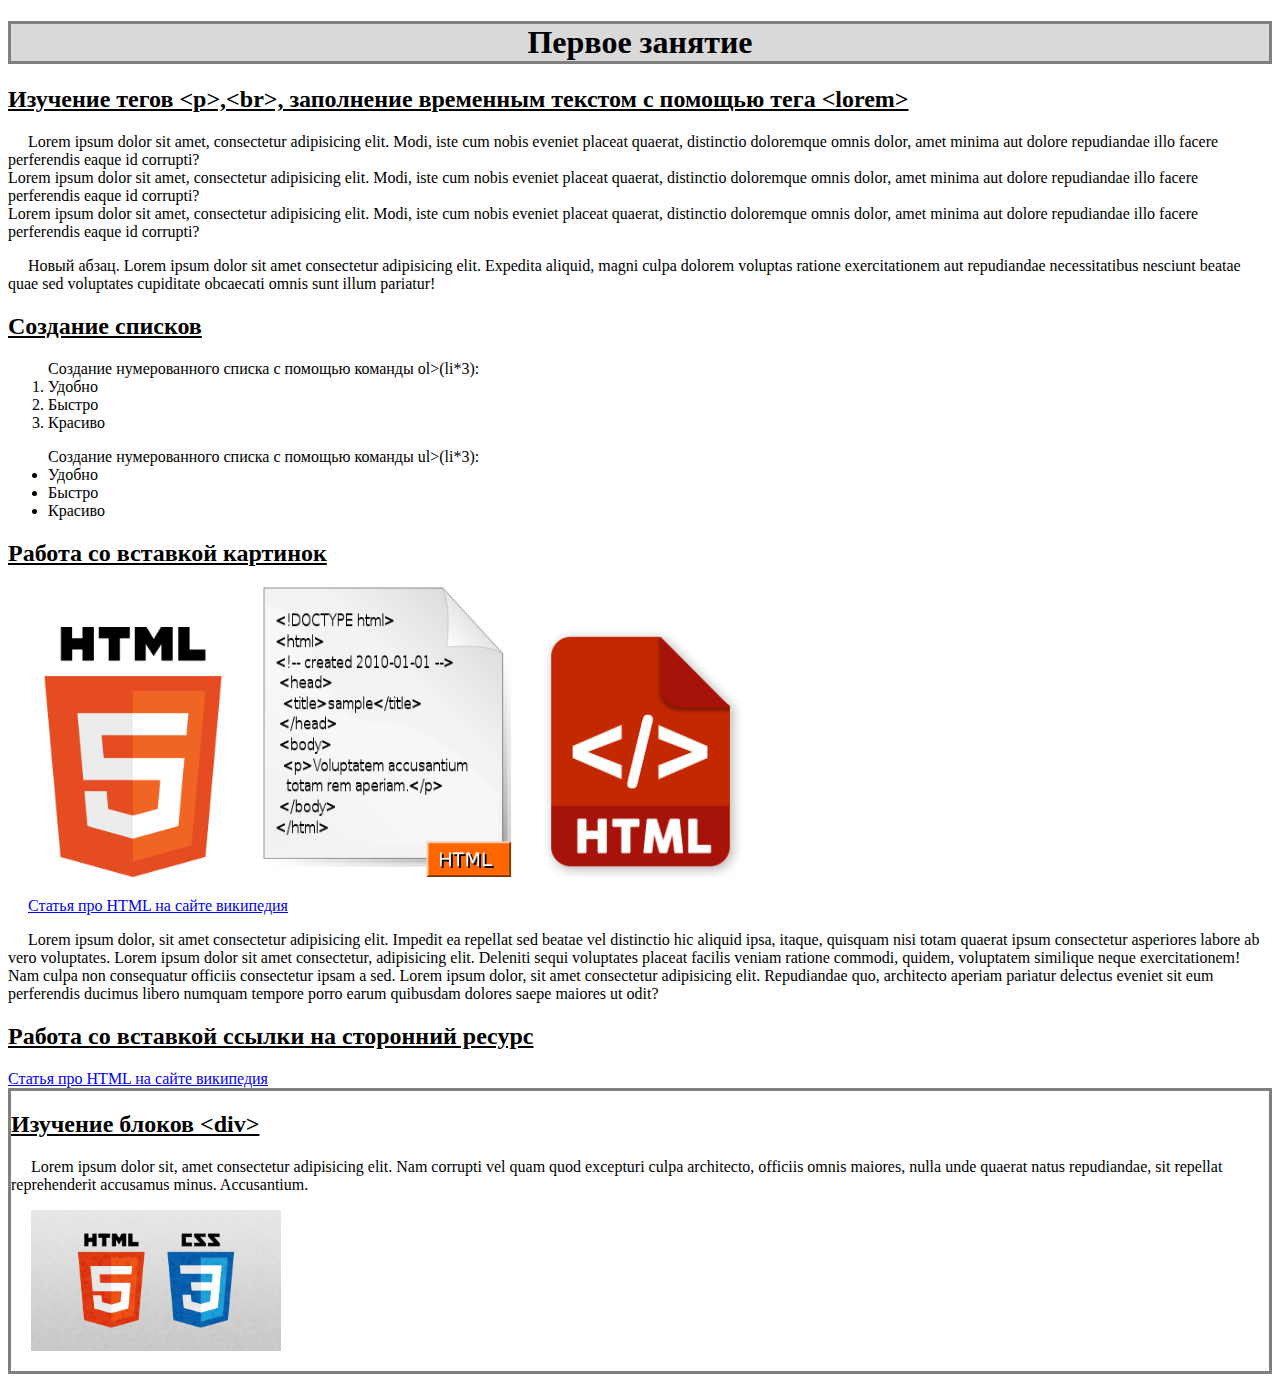
<file: Less 1/index.html>
<!DOCTYPE html>
<html lang="en">
<head>
    <meta charset="UTF-8">
    <meta http-equiv="X-UA-Compatible" content="IE=edge">
    <meta name="viewport" content="width=device-width, initial-scale=1.0">
    <title>Занятие номер один</title>
    <link rel="stylesheet" href="./Style.css">
</head>
<body>
    <h1>Первое занятие</h1> <!-- Заголовок первого уровня -->
    <h2>Изучение тегов &lt;p&gt;,&lt;br&gt;, заполнение временным текстом с помощью тега &lt;lorem&gt;</h2>
    <p>Lorem ipsum dolor sit amet, consectetur adipisicing elit. Modi, iste cum nobis eveniet placeat quaerat, distinctio doloremque omnis dolor, amet minima aut dolore repudiandae illo facere perferendis eaque id corrupti? <br> Lorem ipsum dolor sit amet, consectetur adipisicing elit. Modi, iste cum nobis eveniet placeat quaerat, distinctio doloremque omnis dolor, amet minima aut dolore repudiandae illo facere perferendis eaque id corrupti? <br> Lorem ipsum dolor sit amet, consectetur adipisicing elit. Modi, iste cum nobis eveniet placeat quaerat, distinctio doloremque omnis dolor, amet minima aut dolore repudiandae illo facere perferendis eaque id corrupti?</p> 
    <!-- Изучение тега абзац <p>, <lorem> - рыбный текст, <br> новая строка в абзаце -->
    <p>Новый абзац. Lorem ipsum dolor sit amet consectetur adipisicing elit. Expedita aliquid, magni culpa dolorem voluptas ratione exercitationem aut repudiandae necessitatibus nesciunt beatae quae sed voluptates cupiditate obcaecati omnis sunt illum pariatur! </p>
    <!-- список -->
    <!-- создание списка с помощью команды ol>(li*3) -->
    <h2>Создание списков</h2>
    <ol> Создание нумерованного списка с помощью команды ol&gt;(li*3): <!-- заголовок списка -->
        <li>Удобно</li> <!-- вариант 1 -->
        <li>Быстро</li> <!-- вариант 2 -->
        <li>Красиво</li> <!-- вариант 3 -->
    </ol>
    <ul> Создание нумерованного списка с помощью команды ul&gt;(li*3):
        <li>Удобно</li>
        <li>Быстро</li>
        <li>Красиво</li>
    </ul>
    <h2>Работа со вставкой картинок</h2>
    <img src="./img/HTML5_logopng.png" alt="Логотип" title="Логотип HTML5">
    <img src="./img/HTML.svg.png" alt="Пример кода страницы" title="Пример кода страницы">
    <img src="./img/htmlfile.png" alt="Значок файла" title="Значок файла с расширением .html">
    <p><a href="https://ru.wikipedia.org/wiki/HTML" target="_blank">Статья про HTML на сайте википедия</a></p>
    <p>Lorem ipsum dolor, sit amet consectetur adipisicing elit. Impedit ea repellat sed beatae vel distinctio hic aliquid ipsa, itaque, quisquam nisi totam quaerat ipsum consectetur asperiores labore ab vero voluptates. Lorem ipsum dolor sit amet consectetur, adipisicing elit. Deleniti sequi voluptates placeat facilis veniam ratione commodi, quidem, voluptatem similique neque exercitationem! Nam culpa non consequatur officiis consectetur ipsam a sed. Lorem ipsum dolor, sit amet consectetur adipisicing elit. Repudiandae quo, architecto aperiam pariatur delectus eveniet sit eum perferendis ducimus libero numquam tempore porro earum quibusdam dolores saepe maiores ut odit?</p>
    <h2>Работа со вставкой ссылки на сторонний ресурс</h2>
    <a href="https://ru.wikipedia.org/wiki/HTML" target="_blank">Статья про HTML на сайте википедия</a>
    <div>
        <h2>Изучение блоков &lt;div&gt;</h2>
        <p>Lorem ipsum dolor sit, amet consectetur adipisicing elit. Nam corrupti vel quam quod excepturi culpa architecto, officiis omnis maiores, nulla unde quaerat natus repudiandae, sit repellat reprehenderit accusamus minus. Accusantium. </p>
        <p><img src="./img/htmlandcss.jpg" alt="html и css" title="html и css"></p>
    </div>
</body>
</html>
</file>
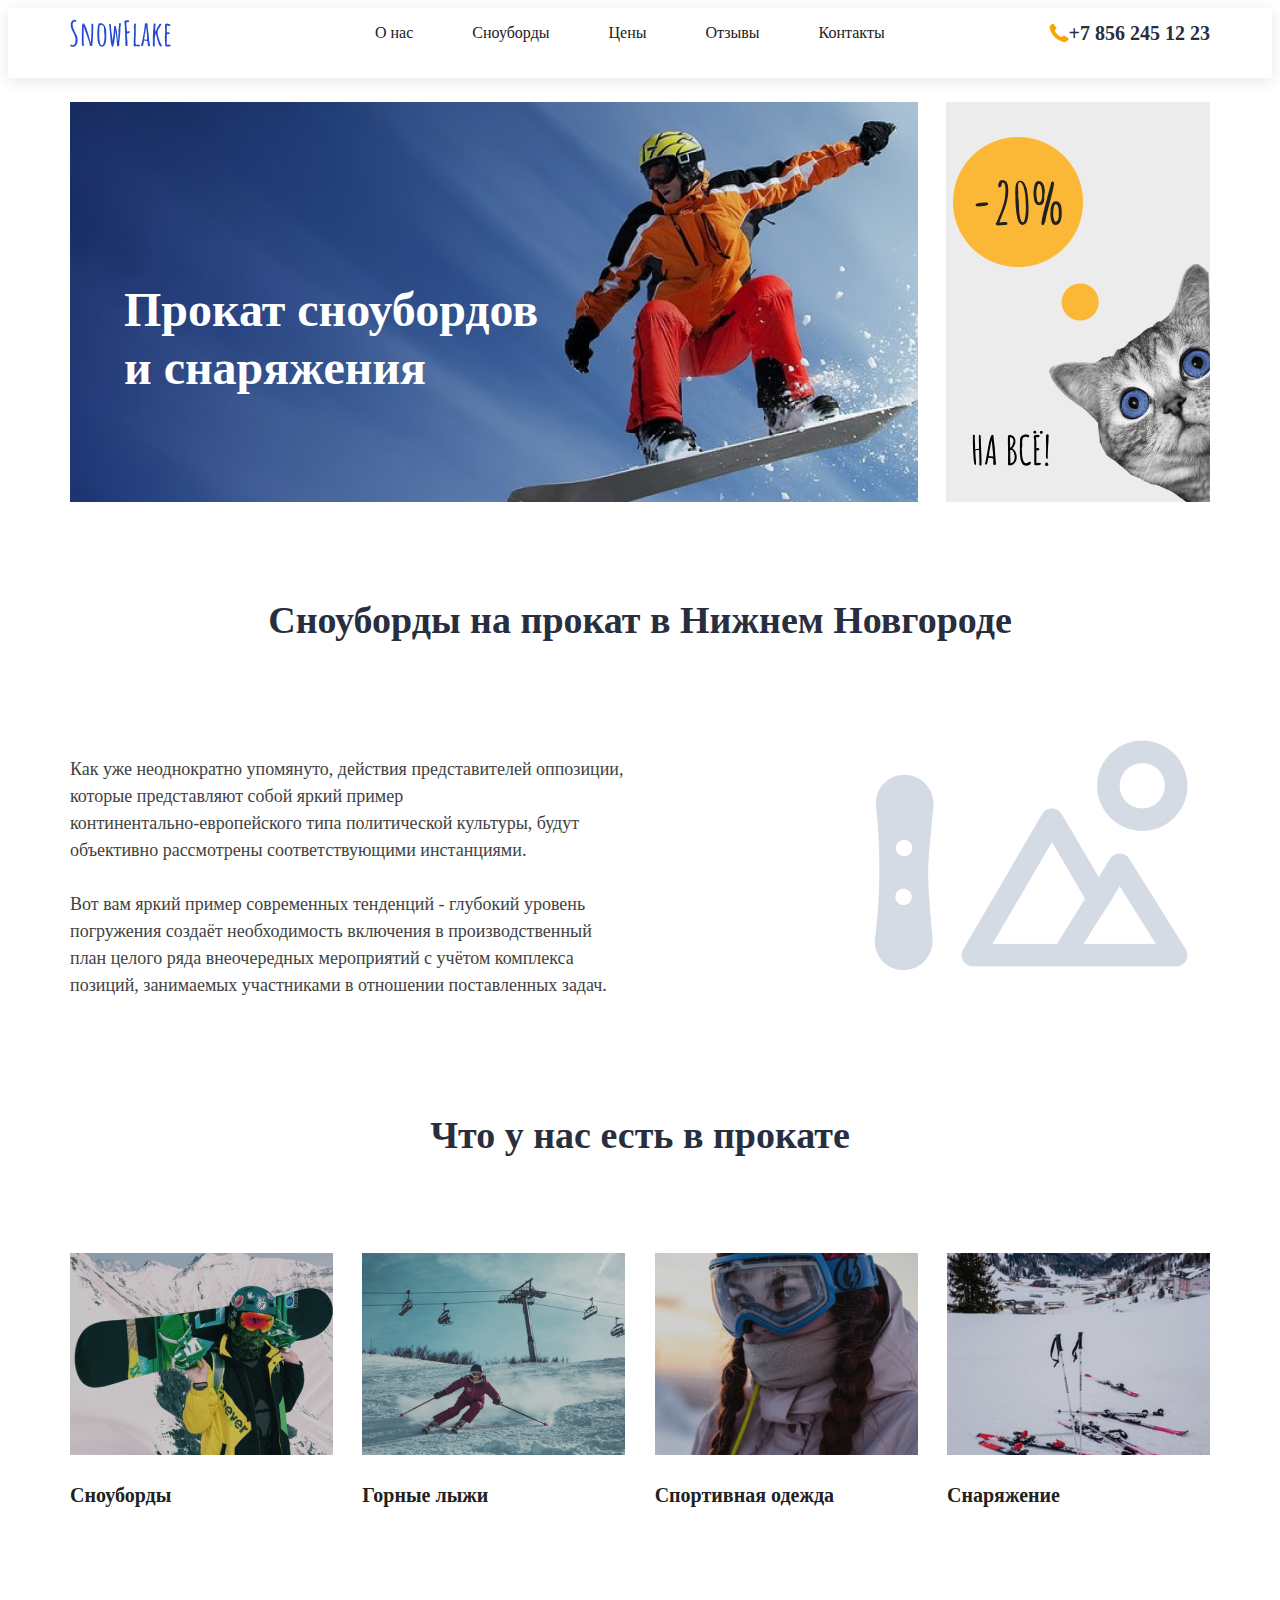
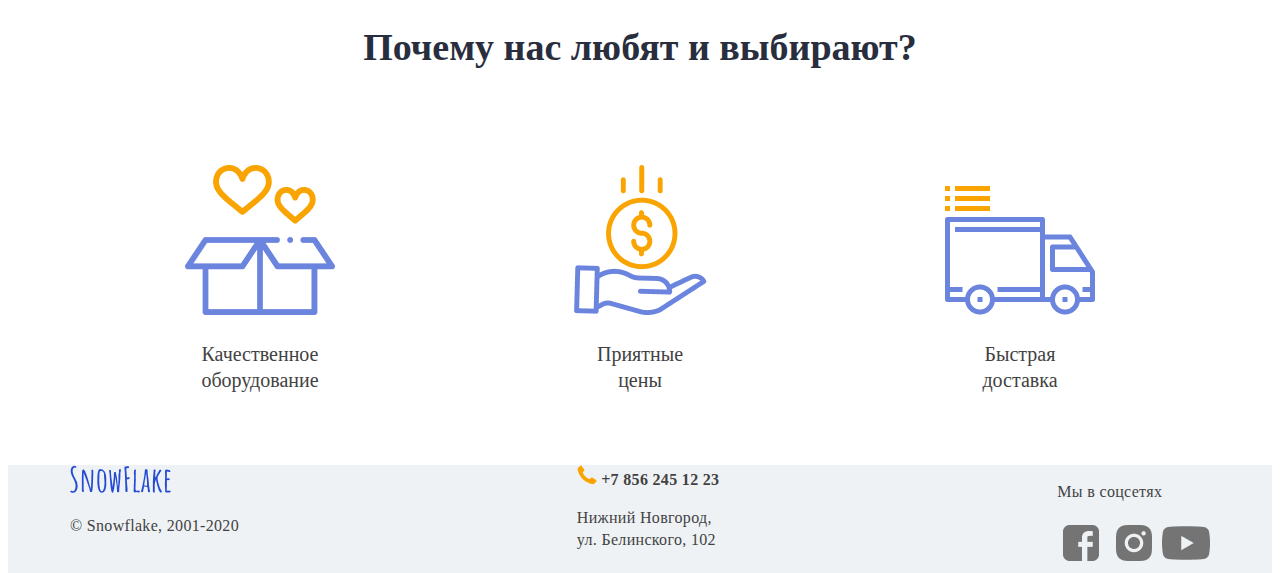
<file: Less 2 HW правки/index.html>
<!DOCTYPE html>
<html lang="en">

<head>
    <meta charset="UTF-8">
    <meta http-equiv="X-UA-Compatible" content="IE=edge">
    <meta name="viewport" content="width=device-width, initial-scale=1.0">
    <title>Сноуборд</title>
    <link rel="stylesheet" href="./style.css">
</head>

<body>
    <div class="wrap">
        <div class="wrap1">
            <!-- хэдер -->
            <header>
                <div class="container">
                    <div class="header-menu">
                    <div class="header-top"><img src="./img/SnowFlake.png" alt=""></div>
                    <div class="header-top">
                    <nav class="main-menu">
                        <ul class="main-menu-list">
                            <li><a class="main-menu-list-a" href="">О нас</a></li>
                            <li><a class="main-menu-list-a" href="">Сноуборды</a></li>
                            <li><a class="main-menu-list-a" href="">Цены</a></li>
                            <li><a class="main-menu-list-a" href="">Отзывы</a></li>
                            <li><a class="main-menu-list-a" href="">Контакты</a></li>
                        </ul>
                    </nav>
                </div>
                    <div class="header-top contacts"> <img src="./img/phone.png" alt=""><b> +7 856 245 12 23</b>
                    </div>
                </div>
                </div>
            </header>

            <div class="container">
                <!-- section-->
                <section>
                    <!-- Блок 1 -->
                    <div class="section-item">
                        <div class="section-item-baner bacgr">Прокат сноубордов <br> и снаряжения</div>
                        <div class="section-item-baner"><img src="./img/cat.png" alt=""></div>
                    </div>

                    <!-- Блок 2 -->
                    <h2>Сноуборды на прокат в Нижнем Новгороде</h2>

                    <div class="section-item-2">
                        <div><p>Как уже неоднократно упомянуто, действия
                        представителей оппозиции, <br> которые представляют собой яркий пример <br> континентально-европейского
                        типа политической культуры, будут <br> объективно рассмотрены соответствующими инстанциями.
                        <br><br>
                        Вот вам яркий пример современных тенденций - глубокий уровень <br> погружения создаёт необходимость
                        включения в производственный <br> план целого ряда внеочередных мероприятий с учётом комплекса <br>
                        позиций, занимаемых участниками в отношении поставленных задач.</p></div>
                    <div><img src="./img/mountain.png" alt=""></div></div>

                    <!-- Блок 3 -->
                    <h2>Что у нас есть в прокате</h2>

                    <div class="section-item-3">
                        <div>
                            <a class="section-item-3-a" href=""><img src="./img/Snowboard.png" alt="">
                            <p>Сноуборды</p></a>
                        </div>

                        <div>
                            <a class="section-item-3-a" href=""><img src="./img/Skiing.png" alt="">
                            <p>Горные лыжи</p></a>
                        </div>

                        <div>
                            <a class="section-item-3-a" href=""><img src="./img/dress.png" alt="">
                            <p>Спортивная одежда</p></a>
                        </div>

                        <div>
                            <a class="section-item-3-a" href=""><img src="./img/equipment.png" alt="">
                            <p>Снаряжение</p></a>
                        </div>
                    </div>

                    <!-- Блок 3 -->
                    <h2>Почему нас любят и выбирают?</h2>

                    <div class="section-item-4">
                        <div>
                            <img src="./img/donation.png" alt="">
                            <p>Качественное <br> оборудование</p>
                        </div>

                        <div>
                            <img src="./img/save-money.png" alt="">
                            <p>Приятные <br> цены</p>
                        </div>

                        <div>
                            <img src="./img/delivery.png" alt="">
                            <p>Быстрая <br> доставка</p>
                        </div>
                    </div>
                </section>
            </div>
        </div>
        <!-- футер -->
        <footer>
            <div class="container">

                <div class="footer-div">
                    
                    <div>
                        <img src="./img/SnowFlake.png" alt="">
                        <p> &copy; Snowflake, 2001-2020</p>
                    </div>

                    <div>
                         <img src="./img/phone.png" alt=""> <b> +7 856 245 12 23 </b>
                        <p>Нижний Новгород, <br> ул. Белинского, 102</p>
                    </div>

                    <div>
                         <p>Мы в соцсетях</p><img src="./img/ico_facebook.png" alt="">
                         <img src="./img/ico_instagram.png" alt="">
                         <img src="./img/ico_youtube.png" alt="">
                    
                    </div>
                </div>
                
            </div>
        </footer>
    </div>
</body>

</html>
</file>
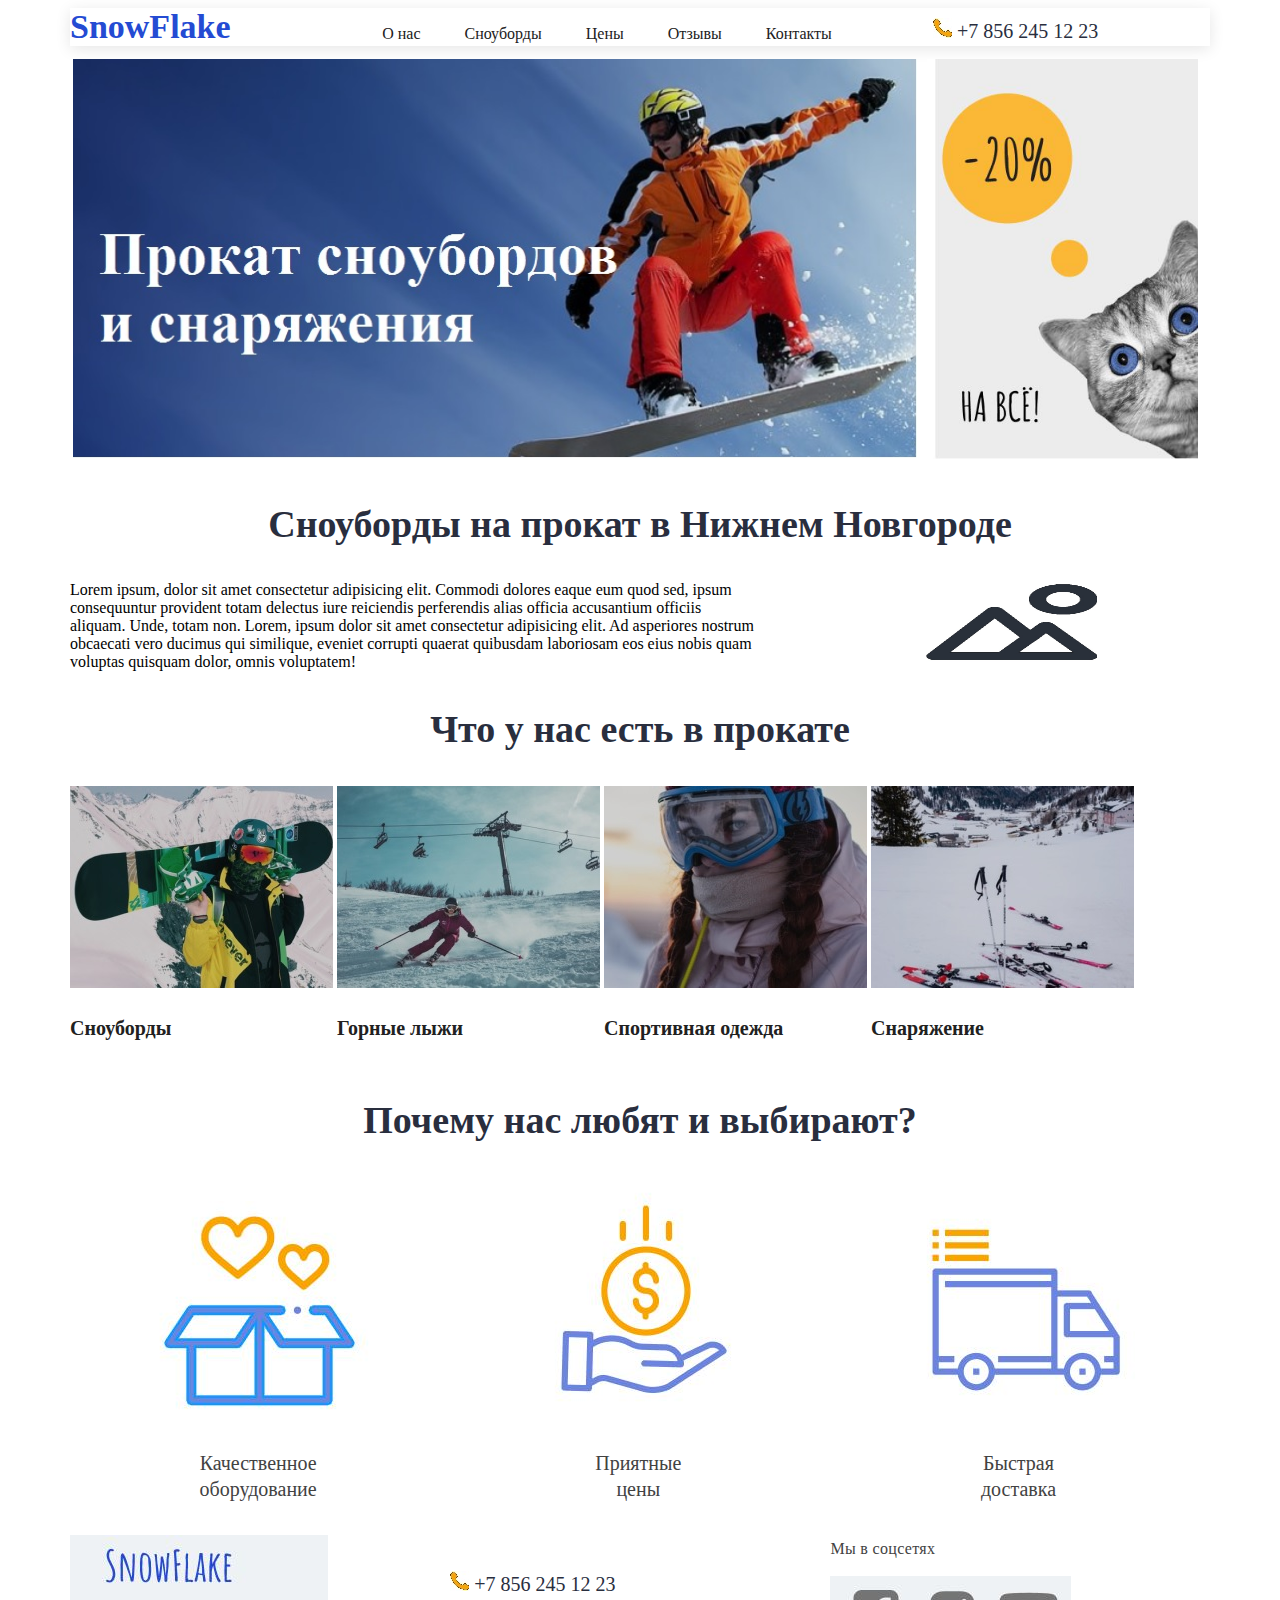
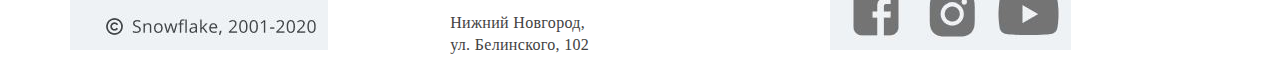
<file: Less 2 HW/index.html>
<!DOCTYPE html>
<html lang="en">
<head>
    <meta charset="UTF-8">
    <meta http-equiv="X-UA-Compatible" content="IE=edge">
    <meta name="viewport" content="width=device-width, initial-scale=1.0">
    <title>Сноуборд</title>
    <link rel="stylesheet" href="./style.css">
</head>
<body>
    <div class="container">
        <!-- хэдер -->
        <header>
            <div class="logo" >SnowFlake</div>
            <nav class="main-menu">
                <ul class="main-menu-list">
                    <li><a class="main-menu-list-a" href="">О нас</a></li>
                    <li><a class="main-menu-list-a" href="">Сноуборды</a></li>
                    <li><a class="main-menu-list-a" href="">Цены</a></li>
                    <li><a class="main-menu-list-a" href="">Отзывы</a></li>
                    <li><a class="main-menu-list-a" href="">Контакты</a></li> 
                </ul>
            </nav>
            <div class="contacts"> <img src="./img/phone.jpg" alt=""> +7 856 245 12 23</div>
        </header>
        <!-- section-->
        <section>
            <!-- Блок 1 -->
            <div class="section-item-1">
                <img src="./img/Прокат сноуб.jpg" alt="">
                <img src="./img/котик.jpg" alt="">
            </div>

            <!-- Блок 2 -->
            <h2>Сноуборды на прокат в Нижнем Новгороде</h2>
            
            <div class="section-item-2 section-item-2-text">Lorem ipsum, dolor sit amet consectetur adipisicing elit. Commodi dolores eaque eum quod sed, ipsum consequuntur provident totam delectus iure reiciendis perferendis alias officia accusantium officiis aliquam. Unde, totam non.
            Lorem, ipsum dolor sit amet consectetur adipisicing elit. Ad asperiores nostrum obcaecati vero ducimus qui similique, eveniet corrupti quaerat quibusdam laboriosam eos eius nobis quam voluptas quisquam dolor, omnis voluptatem!
            </div>

            <div class="section-item-2 section-item-2-img"><img src="./img/Горы.jpg" alt=""></div>

            <!-- Блок 3 -->
            <h2>Что у нас есть в прокате</h2>

            <div class="section-item-3"><a class="section-item-3-a" href=""><img src="./img/Сноуборд.jpg" alt=""><p>Сноуборды</p>
            </a></div>

            <div class="section-item-3"><a class="section-item-3-a" href=""><img src="./img/Горные лыжи.jpg" alt=""><p>Горные лыжи</p>
            </a></div>

            <div class="section-item-3"><a class="section-item-3-a" href=""><img src="./img/Спортивная одежда.jpg" alt=""><p>Спортивная одежда</p>
            </a></div>

            <div class="section-item-3"><a class="section-item-3-a" href=""><img src="./img/Снаряжение.jpg" alt=""><p>Снаряжение</p>
            </a></div>

            <!-- Блок 3 -->
            <h2>Почему нас любят и выбирают?</h2>

            <div class="section-item-4"><img src="./img/Оборудование.JPG" alt=""><p>Качественное <br> оборудование</p>
            </div>

            <div class="section-item-4"><img src="./img/Рука.JPG" alt=""><p>Приятные <br> цены</p>
            </div>

            <div class="section-item-4"><img src="./img/Доставка.JPG" alt=""><p>Быстрая <br> доставка</p>
            </div>
        </section>

        <!-- футер -->
        <footer>
            <div class="footer-div"><img src="./img/logo2.JPG" alt=""></div>

            <div class="contacts footer-div"> <img src="./img/phone.jpg" alt=""> +7 856 245 12 23
            <p>Нижний Новгород, <br> ул. Белинского, 102</p>
            </div>

            <div class="footer-div"><p>Мы в соцсетях</p><img src="./img/соцсети.JPG" alt="">
            </div>
        </footer>
    </div>
</body>
</html>
</file>
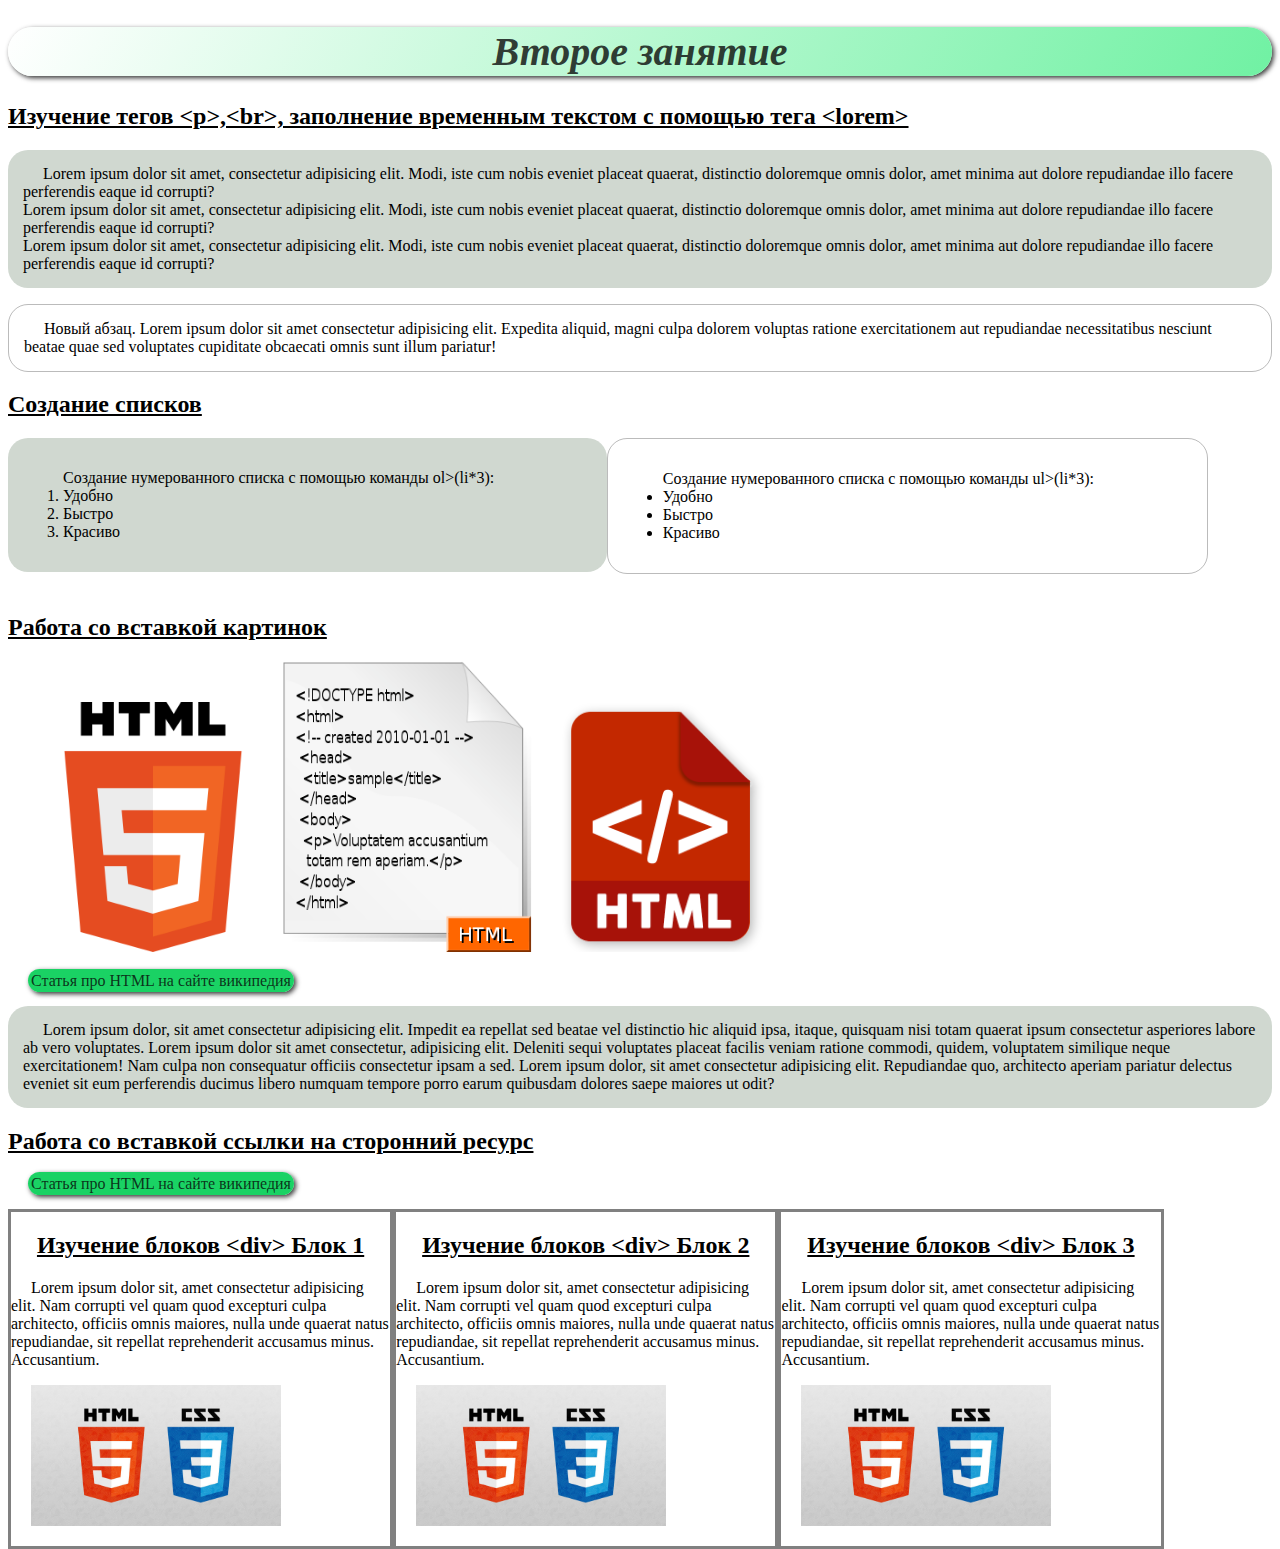
<file: Less 2.1/index.html>
<!DOCTYPE html>
<html lang="en">
  <head>
    <meta charset="UTF-8" />
    <meta http-equiv="X-UA-Compatible" content="IE=edge" />
    <meta name="viewport" content="width=device-width, initial-scale=1.0" />
    <title>Занятие номер два</title>
    <link rel="stylesheet" href="./Style.css" />
  </head>
  <body>
    <h1>Второе занятие</h1>
    <!-- Заголовок первого уровня -->
    <h2>
      Изучение тегов &lt;p&gt;,&lt;br&gt;, заполнение временным текстом с
      помощью тега &lt;lorem&gt;
    </h2>
    <p class="p-grey">
      Lorem ipsum dolor sit amet, consectetur adipisicing elit. Modi, iste cum
      nobis eveniet placeat quaerat, distinctio doloremque omnis dolor, amet
      minima aut dolore repudiandae illo facere perferendis eaque id corrupti?
      <br />
      Lorem ipsum dolor sit amet, consectetur adipisicing elit. Modi, iste cum
      nobis eveniet placeat quaerat, distinctio doloremque omnis dolor, amet
      minima aut dolore repudiandae illo facere perferendis eaque id corrupti?
      <br />
      Lorem ipsum dolor sit amet, consectetur adipisicing elit. Modi, iste cum
      nobis eveniet placeat quaerat, distinctio doloremque omnis dolor, amet
      minima aut dolore repudiandae illo facere perferendis eaque id corrupti?
    </p>
    <!-- Изучение тега абзац <p>, <lorem> - рыбный текст, <br> новая строка в абзаце -->
    <p class="p-white">
      Новый абзац. Lorem ipsum dolor sit amet consectetur adipisicing elit.
      Expedita aliquid, magni culpa dolorem voluptas ratione exercitationem aut
      repudiandae necessitatibus nesciunt beatae quae sed voluptates cupiditate
      obcaecati omnis sunt illum pariatur!
    </p>
    <!-- список -->
    <!-- создание списка с помощью команды ol>(li*3) -->
    <h2>Создание списков</h2>
   <div class="div-ov"> 
      <div class="div-list p-grey">
        <ol>
          Создание нумерованного списка с помощью команды ol&gt;(li*3):
          <!-- заголовок списка -->
          <li margin-top: 20px;>Удобно</li>
          <!-- вариант 1 -->
          <li>Быстро</li>
          <!-- вариант 2 -->
          <li>Красиво</li>
          <!-- вариант 3 -->
        </ol>
      </div>
      <div class="p-white div-list">
        <ul>
          Создание нумерованного списка с помощью команды ul&gt;(li*3):
          <li margin-top: 60px;>Удобно</li>
          <li>Быстро</li>
          <li>Красиво</li>
        </ul>
      </div>
    </div>
    <h2>Работа со вставкой картинок</h2>
    <p text-align="center">
      <img src="./img/HTML5_logopng.png" alt="Логотип" title="Логотип HTML5" />
      <img
        src="./img/HTML.svg.png"
        alt="Пример кода страницы"
        title="Пример кода страницы"
      />
      <img
        src="./img/htmlfile.png"
        alt="Значок файла"
        title="Значок файла с расширением .html"
      />
    </p>
    <p>
      <a href="https://ru.wikipedia.org/wiki/HTML" target="_blank"
        >Статья про HTML на сайте википедия</a
      >
    </p>
    <p class="p-grey">
      Lorem ipsum dolor, sit amet consectetur adipisicing elit. Impedit ea
      repellat sed beatae vel distinctio hic aliquid ipsa, itaque, quisquam nisi
      totam quaerat ipsum consectetur asperiores labore ab vero voluptates.
      Lorem ipsum dolor sit amet consectetur, adipisicing elit. Deleniti sequi
      voluptates placeat facilis veniam ratione commodi, quidem, voluptatem
      similique neque exercitationem! Nam culpa non consequatur officiis
      consectetur ipsam a sed. Lorem ipsum dolor, sit amet consectetur
      adipisicing elit. Repudiandae quo, architecto aperiam pariatur delectus
      eveniet sit eum perferendis ducimus libero numquam tempore porro earum
      quibusdam dolores saepe maiores ut odit?
    </p>
    <h2>Работа со вставкой ссылки на сторонний ресурс</h2>
    <p>
      <a href="https://ru.wikipedia.org/wiki/HTML" target="_blank"
        >Статья про HTML на сайте википедия</a
      >
    </p>
    <!-- /* <div class="div-ov"> */ -->
    <div class="div-blocks">
      <h2>Изучение блоков &lt;div&gt; Блок 1</h2>
      <p>
        Lorem ipsum dolor sit, amet consectetur adipisicing elit. Nam corrupti
        vel quam quod excepturi culpa architecto, officiis omnis maiores, nulla
        unde quaerat natus repudiandae, sit repellat reprehenderit accusamus
        minus. Accusantium.
      </p>
      <p>
        <img src="./img/htmlandcss.jpg" alt="html и css" title="html и css" />
      </p>
    </div>
    <div class="div-blocks">
      <h2>Изучение блоков &lt;div&gt; Блок 2</h2>
      <p>
        Lorem ipsum dolor sit, amet consectetur adipisicing elit. Nam corrupti
        vel quam quod excepturi culpa architecto, officiis omnis maiores, nulla
        unde quaerat natus repudiandae, sit repellat reprehenderit accusamus
        minus. Accusantium.
      </p>
      <p>
        <img src="./img/htmlandcss.jpg" alt="html и css" title="html и css" />
      </p>
    </div>
    <div class="div-blocks">
      <h2>Изучение блоков &lt;div&gt; Блок 3</h2>
      <p>
        Lorem ipsum dolor sit, amet consectetur adipisicing elit. Nam corrupti
        vel quam quod excepturi culpa architecto, officiis omnis maiores, nulla
        unde quaerat natus repudiandae, sit repellat reprehenderit accusamus
        minus. Accusantium.
      </p>
      <p>
        <img src="./img/htmlandcss.jpg" alt="html и css" title="html и css" />
      </p>
    </div>
    <!-- /*</div>*/ -->
  </body>
</html>
</file>
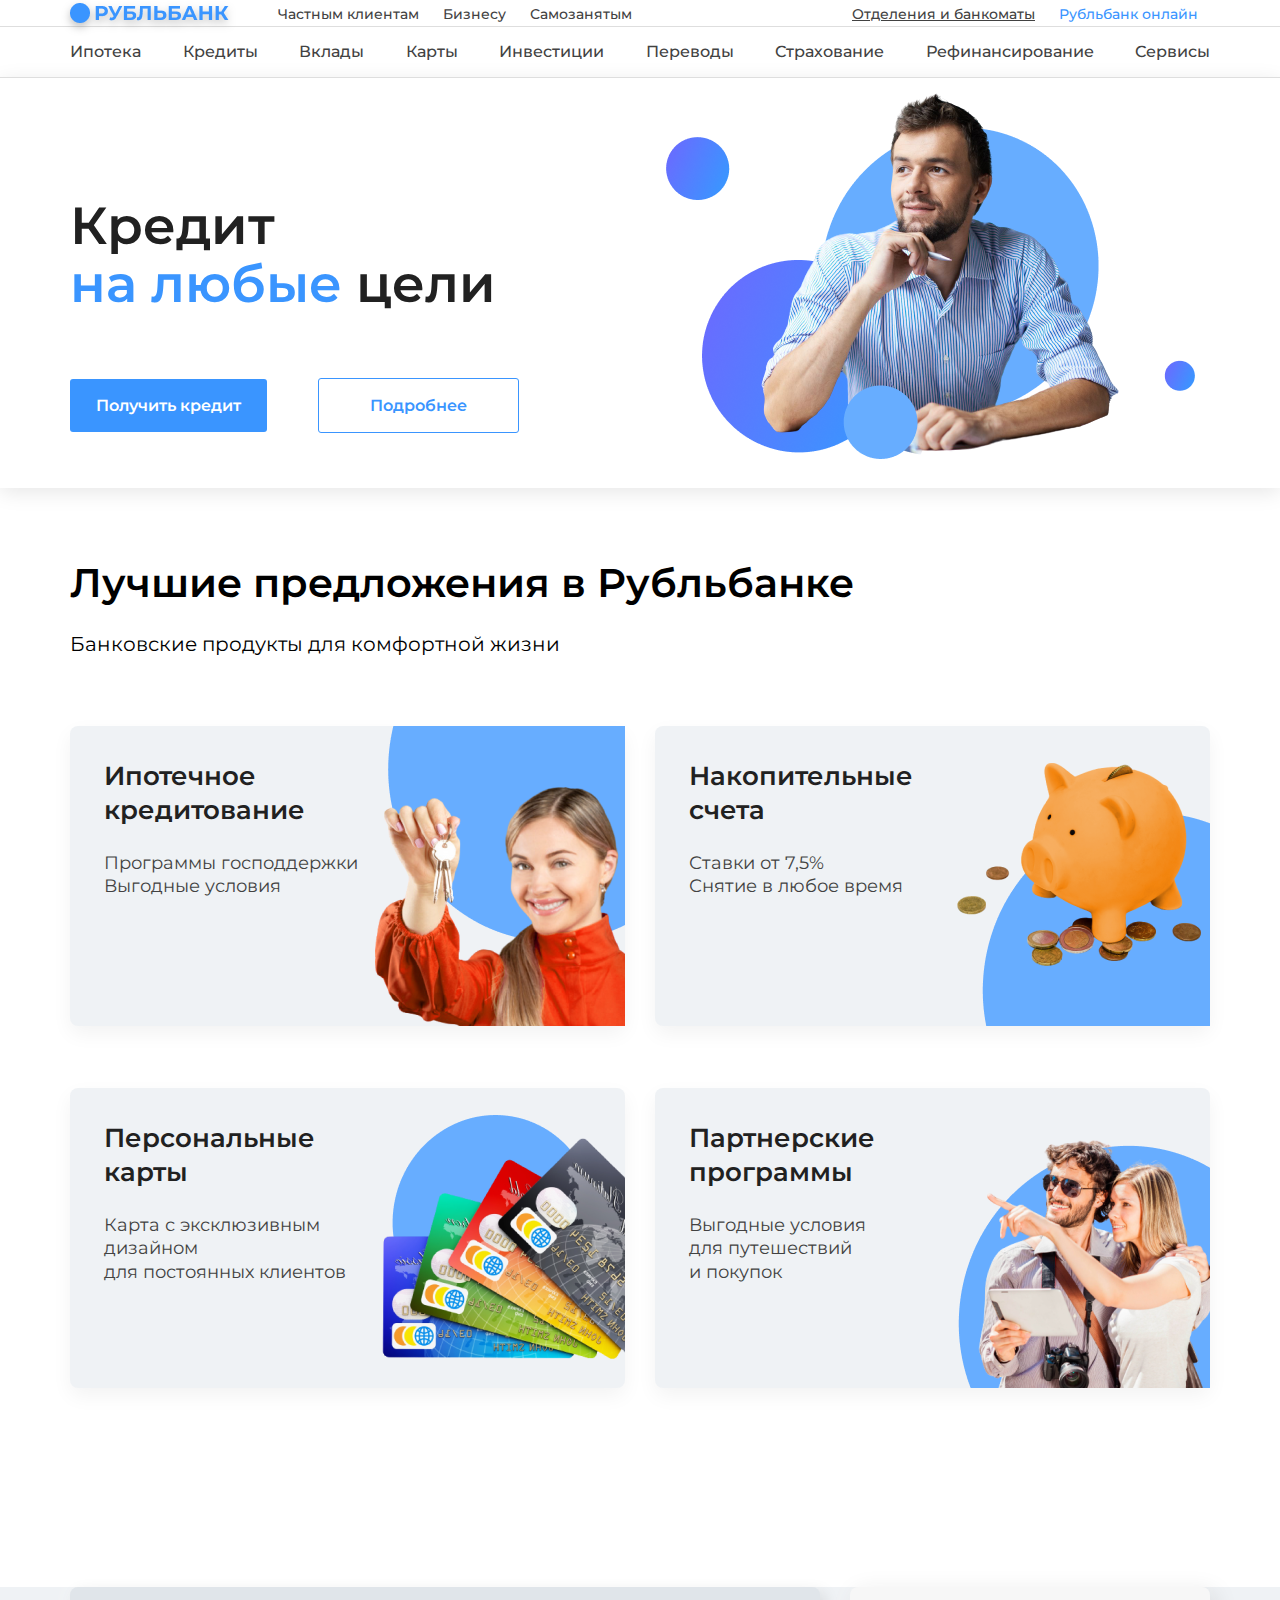
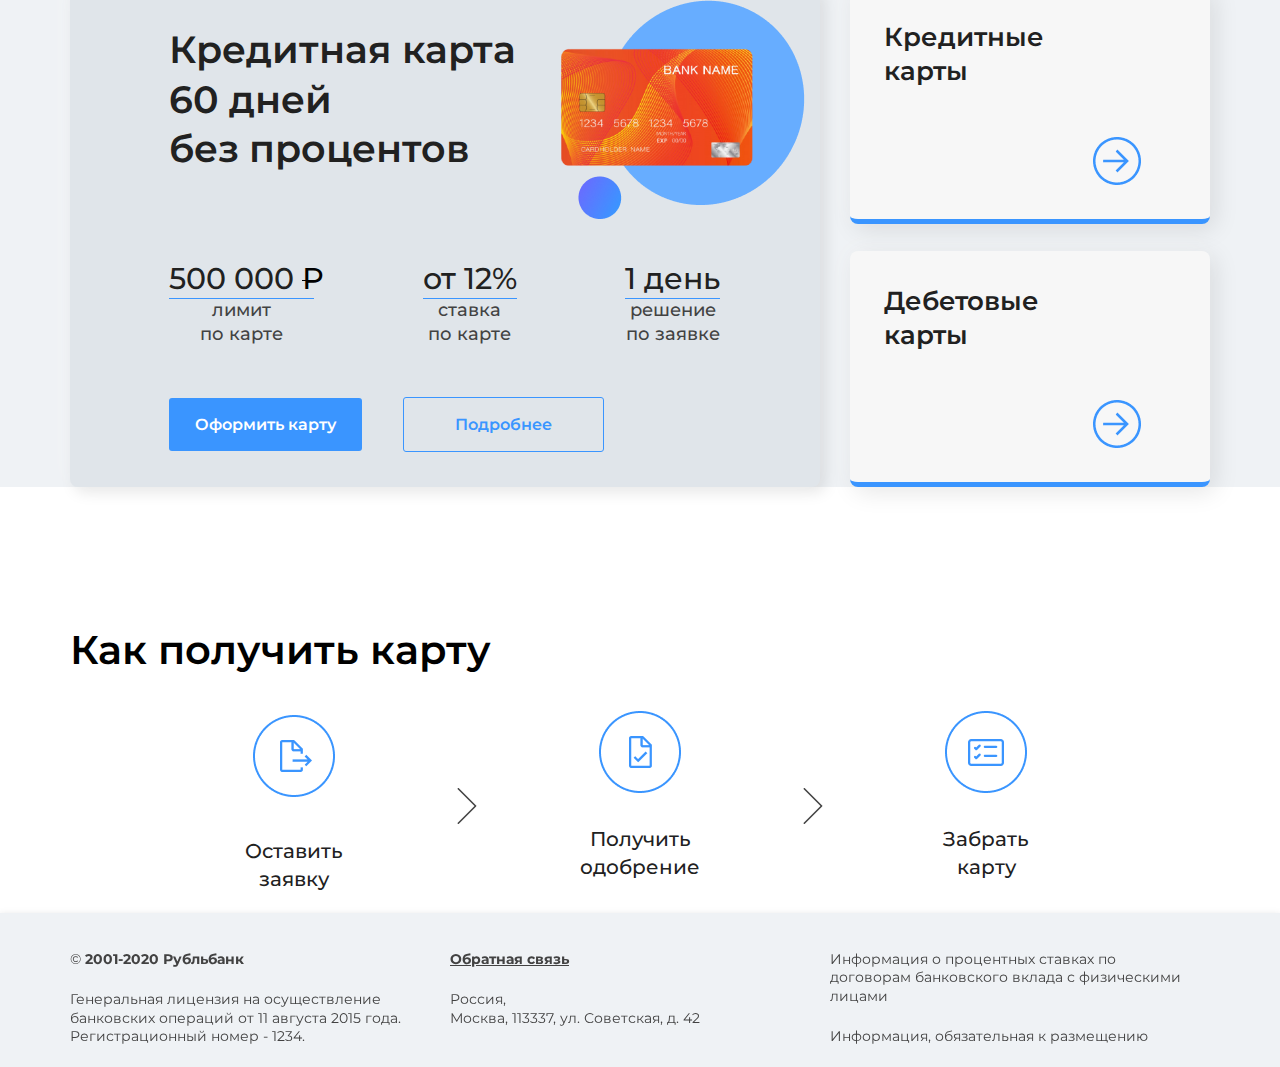
<file: Less 3 HW/index.html>
<!DOCTYPE html>
<html lang="en">

<head>
    <meta charset="UTF-8">
    <meta http-equiv="X-UA-Compatible" content="IE=edge">
    <meta name="viewport" content="width=device-width, initial-scale=1.0">
    <title>Рубльбанк</title>
    <link rel="stylesheet" href="./style.css">
    <link rel="icon" sizes="21x21" href="./img/Logo.ico" type=”image/x-icon”>
    <link rel="preconnect" href="https://fonts.googleapis.com">
    <link rel="preconnect" href="https://fonts.gstatic.com" crossorigin>
    <link href="https://fonts.googleapis.com/css2?family=Montserrat:ital,wght@0,100;0,200;0,300;0,400;0,500;0,600;0,700;0,800;0,900;1,100;1,200;1,300;1,400;1,500;1,600;1,700;1,800;1,900&display=swap" rel="stylesheet">
</head>

<body>
    <div class="wrap">
        <div class="wrap1">

            <!-- хэдер -->
            <header>
                <div class="container">
                    <div class="top-header">

                        <!-- Логотип -->
                        <div class="logo"><a href="./index.html"><img src="./img/logo-rublebank.png" alt=""></a></div>
                        
                        <!-- Верхнее меню -->
                        <nav class="top-header-nav">
                            <div>
                                <!-- Правая часть верхнего меню -->
                                <ul class="top-menu-list-rigth">
                                    <li><a href="">Частным клиентам</a></li>
                                    <li><a href="">Бизнесу</a></li>
                                    <li><a href="">Самозанятым</a></li>
                                </ul>
                            </div>
                            <div>
                                <!-- Левая часть верхнего меню -->
                                <ul class="top-menu-list-left">
                                    <li><a href=""><u>Отделения и банкоматы</u></a></li>
                                    <li><a href=""><span>Рубльбанк онлайн</span></a></li>
                                </ul>
                            </div>
                        </nav>
                    </div>
                </div>

                <!-- Главное меню -->
                <div class="bottom-header">
                    <div class="container">
                        <nav class="main-menu">
                            <ul class="main-menu-list">
                                <li><a href="">Ипотека</a></li>
                                <li><a href="">Кредиты</a></li>
                                <li><a href="">Вклады</a></li>
                                <li><a href="./rublbank_cards.html">Карты</a></li>
                                <li><a href="">Инвестиции</a></li>
                                <li><a href="">Переводы</a></li>
                                <li><a href="">Страхование</a></li>
                                <li><a href="">Рефинансирование</a></li>
                                <li><a href="">Сервисы</a></li>
                            </ul>
                        </nav>
                    </div>
                </div>
            </header>

            <!-- Главный баннер -->
            <div class="main-banner-fon">
                <div class="container">
                    <div class="main-banner">
                        <div>
                            <p>Кредит <br>
                                <span>на любые</span> цели
                            </p>
                            <a class="blue-button" href="">Получить кредит</a>
                            <a class="white-button" href="">Подробнее</a>
                        </div>
                        <div><img src="./img/banner-pic.png" alt=""></div>
                    </div>
                </div>
            </div>

            <!-- Контент -->
            <div class="content">
                <div class="container">
                    <!-- Заголовки -->
                    <div>
                        <p class="big-text">Лучшие предложения в Рубльбанке</p>
                        <p class="small-text">Банковские продукты для комфортной жизни</p>
                    </div>
                    <!-- Section -->
                    <section>
                        <!-- Блок Ипотечное кредитование -->
                        <div class="section-item">
                            <div class="section-item-left">
                                <a href="">
                                    <div class="section-item-big-text">Ипотечное <br> кредитование</div>
                                    <div class="section-item-small-text">Программы господдержки <br> Выгодные условия
                                    </div>
                            </div>
                            <div class="section-item-rigth">
                                <img src="./img/ipoteka.png" alt="">
                            </div>
                            </a>
                        </div>
                        <!-- Блок Накопительные счета -->
                        <div class="section-item">
                            <div class="section-item-left">
                                <a href="">
                                    <div class="section-item-big-text">Накопительные <br> счета</div>
                                    <div class="section-item-small-text">Ставки от 7,5% <br> Снятие в любое время</div>
                            </div>
                            <div class="section-item-rigth">
                                <img src="./img/cash.png" alt="">
                            </div>
                            </a>
                        </div>
                        <!-- Блок Персональные карты -->
                        <div class="section-item">
                            <div class="section-item-left">
                                <a href="./rublbank_cards.html">
                                    <div class="section-item-big-text">Персональные <br> карты</div>
                                    <div class="section-item-small-text">Карта с эксклюзивным <br> дизайном <br> для
                                        постоянных клиентов</div>
                            </div>
                            <div class="section-item-rigth">
                                <img src="./img/persanal-card.png" alt="">
                            </div>
                            </a>
                        </div>
                        <!-- Блок Партнерские программы -->
                        <div class="section-item">
                            <div class="section-item-left">
                                <a href="">
                                    <div class="section-item-big-text">Партнерские <br> программы</div>
                                    <div class="section-item-small-text">Выгодные условия <br> для путешествий <br> и
                                        покупок
                                    </div>
                            </div>
                            <div class="section-item-rigth">
                                <img src="./img/partners.png" alt="">
                            </div>
                            </a>
                        </div>
                    </section>
                </div>
            </div>

            <!-- Блок про карты -->
            <div class="Cards">
                <div class="container">
                    <div class="credit-cards">

                            <!-- Правая чать -->
                            <div class="credit-cards-rigth">
       
                                <!-- Верхняя треть блока -->
                                <div class="credit-cards-rigth-item">
                                    <div class="credit-cards-rigth-item-1">

                                        <div class="credit-cards-rigth-item-top">
                                            <p>Кредитная карта <br> 60 дней <br> без процентов </p>
                                        </div>

                                        <div class="credit-cards-rigth-item-top">
                                            <img src="./img/card-60.png" alt="">
                                        </div>
            
                                    </div>
                                </div>

                                <!-- Центральная треть блока -->
                                <div class="credit-cards-rigth-item">
                                    <div class="credit-cards-rigth-item-2">
            
                                        <!-- Блок вертикальный 1 -->
                                        <div class="credit-cards-rigth-item-center">
                                            <div class="credit-cards-rigth-item-center-block-1 part-top">500 000 <span class="rub">Р</span></div>
                                            <div class="credit-cards-rigth-item-center-block-1 part-botton">лимит <br> по карте</div>
                                        </div>
                                        
                                        <!-- Блок вертикальный 2 -->
                                        <div class="credit-cards-rigth-item-center">
                                            <div class="credit-cards-rigth-item-center-block-2 part-top"> от 12%</div>
                                            <div class="credit-cards-rigth-item-center-block-2 part-botton">ставка <br> по карте</div>
                                        </div>
                        
                                        <!-- Блок вертикальный 3 -->
                                        <div class="credit-cards-rigth-item-center">
                                            <div class="credit-cards-rigth-item-center-block-3 part-top">1 день</div>
                                            <div class="credit-cards-rigth-item-center-block-3 part-botton">решение <br> по заявке</div>
                                        </div>


                                    </div>
                                </div>
            
            
                                <!-- Нижняя треть блока -->
                                <div class="credit-cards-rigth-item">
                                    <div class="credit-cards-rigth-item-3">
                                        <a class="blue-button" href="">Оформить карту</a>
                                        <a class="white-button" href="">Подробнее</a>
                                    </div>
                                </div>
                            </div>

                            <!-- Левая часть -->
                            <div class="credit-cards-left">
                                <div class="credit-cards-left-item mar-bot">
                                    <a href="" class="credit-cards-left-item-a">
                                        <div class="credit-cards-left-item-2">Кредитные <br> карты</div>
                                        <div class="credit-cards-left-item-2 img-rigth"><img src="./img/blue-arrow.png"
                                                alt="">
                                        </div>
                                    </a>
                                </div>
                                <div class="credit-cards-left-item">
                                    <a href="./rublbank_cards.html" class="credit-cards-left-item-a">
                                        <div class="credit-cards-left-item-2">Дебетовые <br> карты</div>
                                        <div class="credit-cards-left-item-2 img-rigth"><img src="./img/blue-arrow.png"
                                                alt="">
                                        </div>
                                    </a>
                                </div>
                            </div>

                    </div>
                </div>
            </div>

            <!-- Блок Как получить карту -->
            <div class="how-get-card">
                <div class="container">
                    <!-- Заголовок -->
                    <div>
                        <p class="big-text">Как получить карту</p>
                    </div>
                    <div class="how-get-card-main">
                        <div class="how-get-card-part">
                            <div>
                                <p><img src="./img/apply.png" alt=""></p>
                            </div>
                            <div>
                                <p class="how-get-card-text">Оставить <br> заявку</p>
                            </div>
                        </div>
                        <div class="how-get-card-part"><img src="./img/grey-arrow.png" alt=""></div>
                        <div class="how-get-card-part">
                            <img src="./img/get-ok.png" alt="">
                            <p class="how-get-card-text">Получить <br> одобрение</p>
                        </div>
                        <div class="how-get-card-part"><img src="./img/grey-arrow.png" alt=""></div>
                        <div class="how-get-card-part">
                            <img src="./img/take-card.png" alt="">
                            <p class="how-get-card-text">Забрать <br> карту</p>
                        </div>
                    </div>
                </div>
            </div>
        </div>
        <!-- футер -->
        <footer>
            <div class="container">
                <div class="footer-div">

                    <!-- Часть 1 -->
                    <div class="footer-item">
                        <div class="footer-item-2">&copy <b>2001-2020 Рубльбанк</b></div>
                        <div class="footer-item-2">Генеральная лицензия на осуществление <br> банковских операций от
                            11
                            августа 2015 года. <br> Регистрационный номер - 1234.</div>
                    </div>

                    <!-- Часть 2 -->
                    <div class="footer-item">
                        <div class="footer-item-2"> <u><b>Обратная связь</b></u></div>
                        <div class="footer-item-2">Россия, <br> Москва, 113337, ул. Советская, д. 42</div>
                    </div>

                    <!-- Часть 3 -->
                    <div class="footer-item">
                        <div class="footer-item-2">Информация о процентных ставках по <br> договорам банковского
                            вклада
                            с
                            физическими <br> лицами</div>
                        <div class="footer-item-2">Информация, обязательная к размещению</div>
                    </div>

                </div>
            </div>
        </footer>
    <!-- Закрытие wrap -->
    </div>
</body>

</html>
</file>
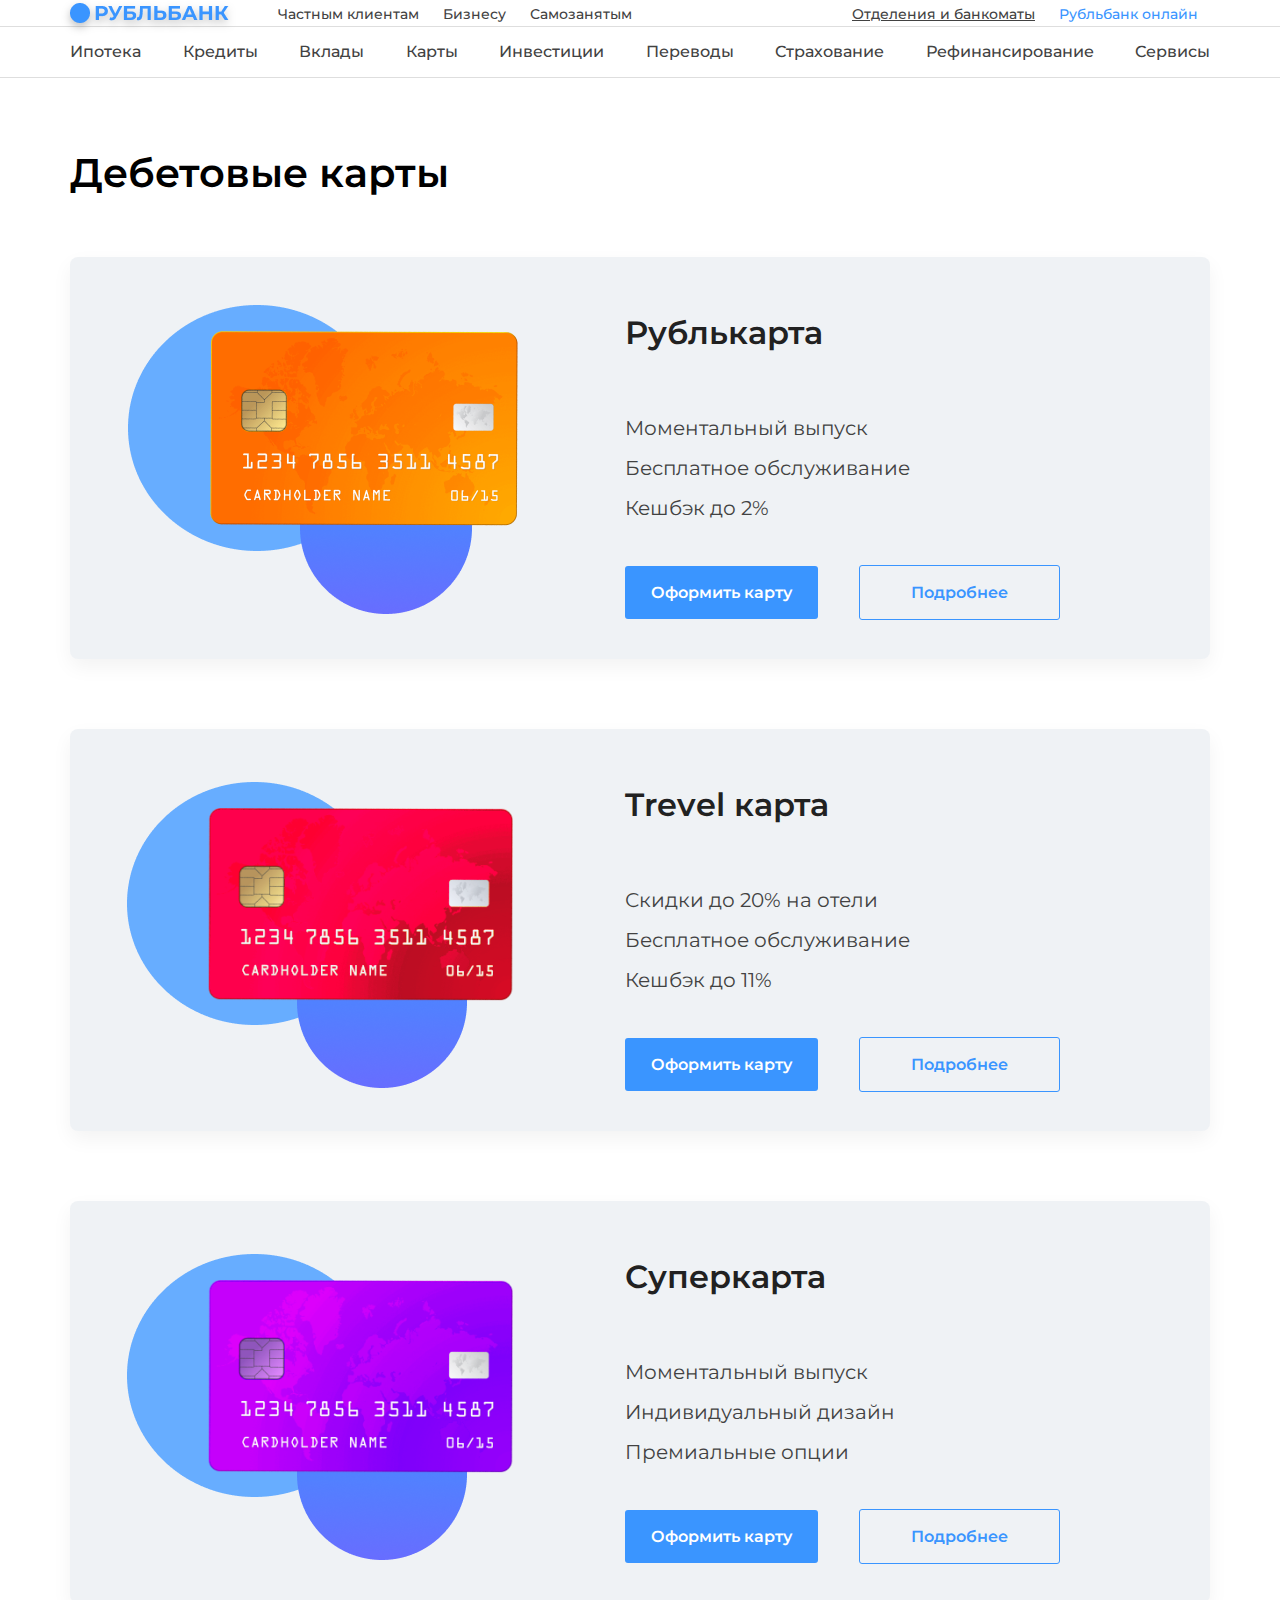
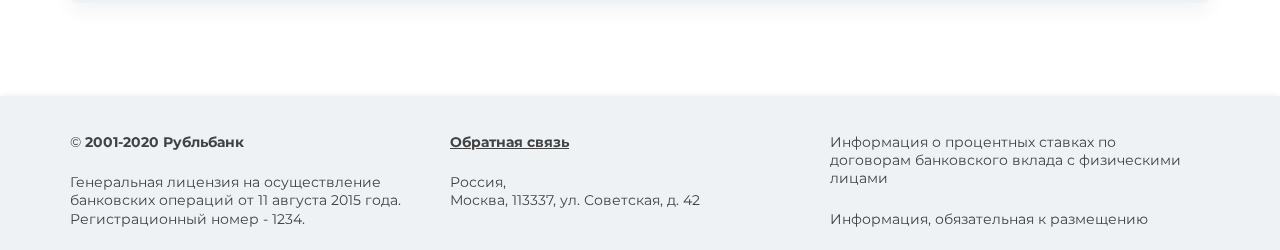
<file: Less 3 HW/rublbank_cards.html>
<!DOCTYPE html>
<html lang="en">

<head>
    <meta charset="UTF-8">
    <meta http-equiv="X-UA-Compatible" content="IE=edge">
    <meta name="viewport" content="width=device-width, initial-scale=1.0">
    <title>Рубльбанк</title>
    <link rel="stylesheet" href="./style.css">
    <link rel="icon" sizes="21x21" href="./img/Logo.ico" type=”image/x-icon”>
    <link rel="preconnect" href="https://fonts.googleapis.com">
    <link rel="preconnect" href="https://fonts.gstatic.com" crossorigin>
    <link href="https://fonts.googleapis.com/css2?family=Montserrat:ital,wght@0,100;0,200;0,300;0,400;0,500;0,600;0,700;0,800;0,900;1,100;1,200;1,300;1,400;1,500;1,600;1,700;1,800;1,900&display=swap" rel="stylesheet">
</head>

<body>
    <div class="wrap">
        <div class="wrap1">

            <!-- хэдер -->
            <header>
                <div class="container">
                    <div class="top-header">

                        <!-- Логотип -->
                        <div class="logo"><a href="./index.html"><img src="./img/logo-rublebank.png" alt=""></a></div>

                        <!-- Верхнее меню -->
                        <nav class="top-header-nav">
                            <div>
                                <!-- Правая часть верхнего меню -->
                                <ul class="top-menu-list-rigth">
                                    <li><a href="">Частным клиентам</a></li>
                                    <li><a href="">Бизнесу</a></li>
                                    <li><a href="">Самозанятым</a></li>
                                </ul>
                            </div>
                            <div>
                                <!-- Левая часть верхнего меню -->
                                <ul class="top-menu-list-left">
                                    <li><a href=""><u>Отделения и банкоматы</u></a></li>
                                    <li><a href="./index.html"><span>Рубльбанк онлайн</span></a></li>
                                </ul>
                            </div>
                        </nav>
                    </div>
                </div>

                <!-- Главное меню -->
                <div class="bottom-header">
                    <div class="container">
                        <nav class="main-menu">
                            <ul class="main-menu-list">
                                <li><a href="">Ипотека</a></li>
                                <li><a href="">Кредиты</a></li>
                                <li><a href="">Вклады</a></li>
                                <li><a href="">Карты</a></li>
                                <li><a href="">Инвестиции</a></li>
                                <li><a href="">Переводы</a></li>
                                <li><a href="">Страхование</a></li>
                                <li><a href="">Рефинансирование</a></li>
                                <li><a href="">Сервисы</a></li>
                            </ul>
                        </nav>
                    </div>
                </div>
            </header>

            <!-- Контент -->
            <div class="content">
                <div class="container">
                    <!-- Заголовки -->
                    <div>
                        <p class="big-text">Дебетовые карты</p>
                    </div>
                    <!-- Section -->
                    <section>

                        <!-- Блок Рублькарта -->
                        <div class="debet-section-item">
                            <div class="debet-section-item-left">
                                <img src="./img/ruble-card.png" alt="">
                            </div>

                            <div class="debet-section-item-rigth">
                                <div class="debet-section-item-big-text">Рублькарта</div>
                                <div class="debet-section-item-small-text">Моментальный выпуск <br> Бесплатное
                                    обслуживание <br> Кешбэк до 2%</div>
                                <div><a class="blue-button" href="">Оформить карту</a>
                                    <a class="white-button" href="">Подробнее</a>
                                </div>
                            </div>
                        </div>

                        <!-- Блок Trevel карта -->
                        <div class="debet-section-item">
                            <div class="debet-section-item-left">
                                <img src="./img/travel-card.png" alt="">
                            </div>

                            <div class="debet-section-item-rigth">
                                <div class="debet-section-item-big-text">Trevel карта</div>
                                <div class="debet-section-item-small-text">Скидки до 20% на отели <br> Бесплатное
                                    обслуживание <br> Кешбэк до 11%</div>
                                <div><a class="blue-button" href="">Оформить карту</a>
                                    <a class="white-button" href="">Подробнее</a>
                                </div>
                            </div>
                        </div>

                        <!-- Блок Суперкарта -->
                        <div class="debet-section-item">
                            <div class="debet-section-item-left">
                                <img src="./img/super-card.png" alt="">
                            </div>

                            <div class="debet-section-item-rigth">
                                <div class="debet-section-item-big-text">Суперкарта</div>
                                <div class="debet-section-item-small-text">Моментальный выпуск <br> Индивидуальный дизайн <br> Премиальные опции</div>
                                <div><a class="blue-button" href="">Оформить карту</a>
                                    <a class="white-button" href="">Подробнее</a>
                                </div>
                            </div>
                        </div>

                    </section>
                </div>
            </div>
        </div>

        <!-- футер -->
        <footer>
            <div class="container">
                <div class="footer-div">

                    <!-- Часть 1 -->
                    <div class="footer-item">
                        <div class="footer-item-2">&copy <b>2001-2020 Рубльбанк</b></div>
                        <div class="footer-item-2">Генеральная лицензия на осуществление <br> банковских операций от
                            11
                            августа 2015 года. <br> Регистрационный номер - 1234.</div>
                    </div>

                    <!-- Часть 2 -->
                    <div class="footer-item">
                        <div class="footer-item-2"> <u><b>Обратная связь</b></u></div>
                        <div class="footer-item-2">Россия, <br> Москва, 113337, ул. Советская, д. 42</div>
                    </div>

                    <!-- Часть 3 -->
                    <div class="footer-item">
                        <div class="footer-item-2">Информация о процентных ставках по <br> договорам банковского
                            вклада с
                            физическими <br> лицами</div>
                        <div class="footer-item-2">Информация, обязательная к размещению</div>
                    </div>
                </div>
            </div>
        </footer>
    </div>

</body>

</html>
</file>
<file: Less 1/Style.css>
body{
    font-family: Tahoma;
}
h1{
    border: 3px solid grey;
    background: rgba(128, 128, 128, 0.3);
    text-align: center; /* центрирование текста */
}
h2{
    text-decoration: underline; /* подчеркивание заголовка */

}
img{
    width: 250px;
}
div{
    border: 3px solid grey;
}
p{
    text-indent: 20px;
}
</file>
<file: Less 2 HW правки/style.css>
body {
    margin: none;
    font-family: 'Open Sans';
    font-style: normal;
}

.container {
    width: 1140px;
    margin: 0 auto;
}

.wrap {
    display: flex;
    flex-direction: column;
    height: 100vh;
}

.wrap1 {
    flex: 1;
}

header {
    height: 70px;
    background: #FFFFFF;
    box-shadow: 0px 3px 15px rgba(0, 0, 0, 0.1);
    margin-bottom: 24px;
}

.header-menu {
    display: flex;
    justify-content: space-between;
    flex-direction: row;
}

.header-top {
    padding: 0;
    text-decoration: none;
    color: #212121;
    display: flex;
    align-items: center;
}

.main-menu {
    display: flex;
    padding: 0;
    text-decoration: none;
    color: #212121;
}

.main-menu-list {
    list-style: none;
    text-align: center;
}

li {
    display: inline-block;
}

.main-menu-list-a {
    margin: 0 27.5px;
    text-decoration: none;
    color: #212121;
    font-size: 16px;
}

.contacts {
    font-size: 20px;
    color: #292E3E;
}

/* section */

/* Блок 1 (Банер) */
.section-item {
    display: flex;
    flex-direction: row;
    height: 400px;
}

.bacgr {
    background-image: url(./img/big-banner.png);
    width: 848px;
    background-repeat: no-repeat;
    padding-top: 179px;
    padding-left: 54px;
}

.section-item-baner {
    display: flex;
    font-weight: 700;
    font-size: 48px;
    line-height: 120%;
    color: #FFFFFF;
}


/* Блок 2 (заголовок, текст, картинка) */
h2 {
    text-align: center;
    font-weight: 700;
    font-size: 38px;
    line-height: 52px;
    color: #292E3E;
    margin-top: 92px;
    margin-bottom: 92px;
}


.section-item-2 {
    display: flex;
    flex-direction: row;
    justify-content: space-between;
    font-weight: 400;
    font-size: 18px;
    line-height: 150%;
    color: #424242;
}


.section-item-2 img {
    width: 360px;
    height: 232px;
}


/* Блок 3 Что у нас есть в прокате */
.section-item-3 {
    display: flex;
    flex-direction: row;
    justify-content: space-between;
}

.section-item-3-a {
    text-decoration: none;
    font-weight: 600;
    font-size: 20px;
    line-height: 27px;
    color: #212121;
}

/* Блок 4 Почему нас любят и выбирают? */
.section-item-4 {
    display: flex;
    justify-content: space-around;
    margin-bottom: 52px;
    font-weight: 400;
    font-size: 20px;
    line-height: 130%;
    text-align: center;
    color: #424242;

}

/* footer */

footer {
    background: #EFF2F5;
}

.footer-div {
    display: flex;
    flex-direction: row;
    justify-content: space-between;
    margin: none;
    text-align: left;
    font-weight: 400;
    font-size: 16px;
    line-height: 22px;
    letter-spacing: 0.02em;
    color: #424242;
}
</file>
<file: Less 2 HW/style.css>
body{
    margin: none;
}
.container{
    width: 1140px;
    margin: 0 auto;
}

header{
    overflow: hidden;
    background: #FFFFFF;
    box-shadow: 0px 3px 15px rgba(0, 0, 0, 0.1);
    margin-bottom: 10px;
}

.logo{
    font-family: 'Amatic SC';
    font-style: normal;
    font-weight: 700;
    font-size: 34px;
    color: #244BD3;

    padding: none;
    margin: none;
    display: inline-block;
    width:15%;
}

.main-menu{
    display: inline-block;
    padding: 0;
    text-decoration: none;
    color: #212121;
    width:60%;
    vertical-align: middle;
    margin: 0 auto;
}

.main-menu-list{
    list-style: none;
    text-align: center;
    margin: 0 auto;
}

li{
    display: inline-block;
}

.main-menu-list-a{
    margin: 0 20px;
    text-decoration: none;
    color: #212121;
    font-family: 'Open Sans';
    font-style: normal;
    font-size: 16px;
}

.contacts{
    font-family: 'Open Sans';
    font-style: normal;
    font-size: 20px;
    color: #292E3E;
    width:20%;
    display: inline-block;
}

/* section */
/* Блок 1 (картинки) */
.section-item-1 img{
    height: 400px;
    padding: 3px;
}

h2{
    text-align: center;
    font-family: 'Open Sans';
    font-style: normal;
    font-weight: 700;
    font-size: 38px;
    line-height: 52px;
    color: #292E3E;;
}

/* Блок 2 (заголовок, текст, картинка) */
.section-item-2{
    display: inline-block;
}
.section-item-2 img{ /* для самой картинки */
    height: 80px;
    padding: 3px;
    width:50%;
    float: right;
}
.section-item-2-text{ /* для блока с текстом */
    width:60%;
}
.section-item-2-img{ /* для блока с картинкой */
    width:30%;
}

/* Блок 3  */
.section-item-3{
    display: inline-block;
    margin: none;
}
.section-item-3-a{
    text-decoration: none;
    font-family: 'Open Sans';
    font-style: normal;
    font-weight: 600;
    font-size: 20px;
    line-height: 27px;
    color: #212121;
}

/* Блок 4 */
.section-item-4{
    display: inline-block;
    margin: none;
    width:33%;

    font-family: 'Open Sans';
    font-style: normal;
    font-weight: 400;
    font-size: 20px;
    line-height: 130%;
    text-align: center;
    color: #424242;
   
}

/* footer */
.footer-div{
    display: inline-block;
    margin: none;
    width:33%;
    
}
footer p{
    font-family: 'Open Sans';
font-style: normal;
font-weight: 400;
font-size: 16px;
line-height: 22px;
letter-spacing: 0.02em;
color: #424242;
}
</file>
<file: Less 2.1/Style.css>
body{
    font-family: Tahoma;
}
h1{
    /*текст*/
    text-align: center; /* центрирование текста */
    font-size: 40px;
    color: rgba(8, 8, 8, 0.8);
    font-family:cursive;
    font-style: italic;
    /*фон*/
    padding: 1px; /*отступы*/
    background: linear-gradient(300deg, #70f1a3, #ffffff);
    border-radius: 35px;
    box-shadow: 2px 2px 5px #353535;
}
h2{
    text-decoration: underline; /* подчеркивание заголовка */
}
img{
    width: 250px;
}
p{
    text-indent: 20px;
    background: linear-gradient(90deg #090979 #00d4ff);
    /*box-shadow: 2px 2px 10px #00d4ff;*/
}
a{
    /*кнопка-ссылка*/
    padding: 3px; /*отступы*/
    background: #1ad264;
    border: 1px;
    border-radius: 90px;
    box-shadow: 2px 2px 5px #353535;
    text-decoration: none; /* без подчеркивания */
    color: rgba(8, 8, 8, 0.8);
   /* float: left;*/
}

.p-white
{
    padding: 15px; /*отступы*/
    border-radius: 20px;
    border: 1px solid #25262550;
}
.div-list{
    /*border: 3px solid grey;*/
    width:45%;
    float: left;
}
.div-blocks{
    border: 3px solid grey;
    width:30%;
    float: left;
}
.div-blocks h2{
    text-align: center; /* центрирование текста */
}
.p-grey
{
    background: #143b1433;
    padding: 15px; /*отступы*/
    border-radius: 20px;
}
.div-ov{
    overflow:auto;
    border: none;
    width:100%;
    padding-bottom: 20px;
}
</file>
<file: Less 3 HW/style.css>
body {
    margin: 0;
    font-family: 'Montserrat', sans-serif;
    font-style: normal;
}

/*Привязка footer вниз*/
.wrap {
    display: flex;
    flex-direction: column;
    height: 100vh;
}

.wrap1 {
    flex: 1;
}

.container {
    width: 1140px;
    margin: 0 auto;
}

a {
    text-decoration: none;
}

/*Header*/
header {
    flex: 1;
    display: flex;
    flex-direction: column;
    justify-content: space-evenly;
}

/*Верхняя часть header*/
.top-header {
    display: flex;
    align-items: center;
}

.top-header-nav {
    width: 945px;
    height: 19px;
    display: flex;
    justify-content: space-between;
    align-items: center;
}

.logo {
    filter: drop-shadow(0px 4px 4px rgba(0, 0, 0, 0.25));
    width: 159px;
    height: 26px;
    margin-right: 37px;
}

li {
    list-style: none;
}

.top-header-nav a {
    text-decoration: none;
    font-weight: 500;
    font-size: 14px;
    line-height: 110%;
    color: #424242;
    margin: 12px;
}

.main-menu-list a {
    text-decoration: none;
    font-weight: 500;
    font-size: 16px;
    line-height: 110%;
    color: #424242;
    display: flex;
    justify-content: space-between;
    height: 18px;
}

.top-menu-list-rigth {
    list-style: none;
    display: flex;
    justify-content: space-between;
    height: 19px;
    align-items: center;
}

.top-menu-list-left {
    list-style: none;
    display: flex;
    justify-content: space-between;
    height: 19px;
}

.main-menu-list {
    list-style: none;
    display: flex;
    justify-content: space-between;
    height: 50px;
    align-items: center;
}

ul {
    margin: 0;
    padding: 0;
}

/*Нижняя часть header*/
.bottom-header {
    border-top: 1px solid #DEDEDE;
    border-bottom: 1px solid #DEDEDE;
}

/*Банер*/
.main-banner-fon {
    background: #FFFFFF;
    box-shadow: 0px 4px 20px rgba(0, 0, 0, 0.1);
}

.main-banner {
    display: flex;
    justify-content: space-between;
    align-items: center;
    font-weight: 600;
    font-size: 52px;
    line-height: 110%;
    color: #212121;
}

span {
    color: #3A95FF;
}

/*Кнопки*/
.blue-button {
    text-decoration: none;
    padding: 17px 26px;
    width: 200px;
    height: 55px;
    background: #3A95FF;
    border-radius: 3px;
    font-weight: 600;
    font-size: 16px;
    line-height: 130%;
    color: #FFFFFF;
    margin-right: 37px;
}

.white-button {
    text-decoration: none;
    padding: 17px 51px;
    width: 200px;
    height: 55px;
    border: 1px solid #3A95FF;
    border-radius: 3px;
    font-weight: 600;
    font-size: 16px;
    line-height: 130%;
    color: #3A95FF;
}

/*Section*/
.big-text {
    font-weight: 600;
    font-size: 40px;
    line-height: 49px;
    color: #000000;
    margin: 70px 0 25px 0;
}

.small-text {
    font-weight: 400;
    font-size: 20px;
    line-height: 24px;
    color: #000000;
    margin: 0 0 70px 0;
}

section {
    flex: 5;
    display: flex;
    justify-content: space-between;
    flex-wrap: wrap;
    padding: none;
    margin-bottom: 58px;
}

.section-item {
    background: #EFF2F5;
    box-shadow: 0px 8px 20px rgba(0, 0, 0, 0.05);
    border-radius: 8px;
    width: 555px;
    height: 300px;
    box-sizing: border-box;
    display: flex;
    padding: none;
    margin-bottom: 62px;
}

.section-item img {
    width: 262px;
    height: 300px;
}

.section-item-left {
    flex: 1;
    display: flex;
    flex-direction: column;
}

.section-item-big-text {
    font-weight: 600;
    font-size: 26px;
    line-height: 130%;
    color: #212121;
    margin: 34px 34px 0 34px;
}

.section-item-small-text {
    font-weight: 400;
    font-size: 18px;
    line-height: 130%;
    color: #424242;
    margin: 24px 0 0 34px;
}


/*Блок кредитная карта*/
.Cards {
    background: #EFF2F5;
}

.credit-cards {
    height: 500px;
    display: flex;
    margin-top: 137px;
    margin-bottom: 138px;
}

/*Блок кредитная карта правая часть*/
.credit-cards-rigth {
    display: flex;
    flex-direction: column;
    width: 750px;
    margin-right: 30px;
    background: #E0E5EA;
    box-shadow: -5px -5px 25px rgba(255, 255, 255, 0.25), 5px 5px 15px rgba(0, 0, 0, 0.1);
    border-radius: 8px;
}

.credit-cards-rigth-item {
    flex: 5;
    display: flex;
    align-items: center;
    flex-wrap: wrap;
    padding: none;
    margin: 0;
}

/*верхняя треть*/
.credit-cards-rigth-item-1 {
    flex: 1;
    display: flex;
    flex-direction: row;
    justify-content: space-between;
    margin-left: 99px;
}

.credit-cards-rigth-item-top {
    text-align: left;
    padding: 0;
    margin: 0;
}

.credit-cards-rigth-item-top p {
    font-weight: 600;
    font-size: 38px;
    line-height: 130%;
    color: #212121;
}

/*центральная треть*/
.credit-cards-rigth-item-2 {
    display: flex;
    align-items: center;
    text-align: left;
    flex-direction: row;
    flex-wrap: wrap;
    padding: none;
    margin-left: 99px;
    margin-right: 100px;
    justify-content: space-between;
    width: 100%;
}

.credit-cards-rigth-item-center {
    display: flex;
    flex-direction: column;
    align-items: center;
    text-align: left;
}

.part-top {
    border-bottom: 1px solid #3A95FF;
    font-weight: 500;
    font-size: 30px;
    line-height: 130%;
    color: #212121;
}

.part-botton {
    font-weight: 500;
    font-size: 18px;
    line-height: 130%;
    text-align: center;
    color: #424242;
}

/*Знак рубля*/
.rub {
    line-height: 3px;
    width: 0.4em;
    border-bottom: 1px solid #000;
    display: inline-block;
    color: #000;
}

/*нижняя треть*/
.credit-cards-rigth-item-3 {
    margin-left: 99px;
}

/* Блок кредитная карта Левая часть*/
.credit-cards-left {
    display: flex;
    flex-direction: column;
    width: 360px;
}

.credit-cards-left-item {
    flex: 5;
    display: flex;
    justify-content: space-between;
    flex-wrap: wrap;
    padding: none;
    text-decoration: none;
    background: #F7F7F7;
    box-shadow: -5px -5px 25px rgba(255, 255, 255, 0.25), 5px 5px 25px rgba(0, 0, 0, 0.1);
    border-radius: 8px;
    border-bottom: 5px solid #3A95FF;
}

.credit-cards-left-item-a {
    flex: 5;
    display: flex;
    justify-content: space-between;
    flex-wrap: wrap;
    padding: none;
    text-decoration: none;
}

.mar-bot {
    margin-bottom: 27px;
}

.credit-cards-left-item-2 {
    box-sizing: border-box;
    display: flex;
    padding-top: 34px;
    padding-left: 34px;
    width: 150px;
    text-decoration: none;
    font-weight: 600;
    font-size: 26px;
    line-height: 130%;
    color: #212121;
}

.credit-cards-left-item-2 img {
    width: 48px;
    height: 48px;
}

.img-rigth {
    align-items: flex-end;
    padding-left: 243px;
    padding-bottom: 34px;
}

/*Блок Как получить карту*/
.how-get-card-main {
    display: flex;
    justify-content: space-between;
    margin: 0 137px;
}

.how-get-card-part {
    flex: 1;
    display: flex;
    flex-direction: column;
    justify-content: space-evenly;
    align-items: center;
    text-align: center;
}

.how-get-card-text {
    font-weight: 500;
    font-size: 20px;
    line-height: 140%;
    color: #212121;
}

/*Footer*/
footer {
    background: #EFF2F5;
    height: 160px;
    display: flex;
    justify-content: center;
    align-items: center;
    filter: drop-shadow(0px 4px 4px rgba(0, 0, 0, 0.25));
}

.footer-div {
    display: flex;
    justify-content: space-between;
}

.footer-item {
    flex: 1;
    display: flex;
    flex-direction: column;
    margin-top: 37px;
}

.footer-item-2 {
    font-size: 14px;
    line-height: 130%;
    color: #424242;
    margin-bottom: 22px;
}

.debet-section-item {
    width: 1140px;
    height: 402px;
    background: #EFF2F5;
    box-shadow: 0px 8px 20px rgba(0, 0, 0, 0.05);
    border-radius: 8px;
    box-sizing: border-box;
    display: flex;
    padding: none;
    margin: 35px 0;
}

.debet-section-item-rigth {
    flex: 1;
    display: flex;
    flex-direction: column;
    justify-content: space-evenly;
}

.debet-section-item-big-text {
    font-weight: 600;
    font-size: 32px;
    line-height: 130%;
    color: #212121;
}

.debet-section-item-small-text {
    font-weight: 400;
    font-size: 20px;
    line-height: 200%;
    color: #424242;
}
</file>
